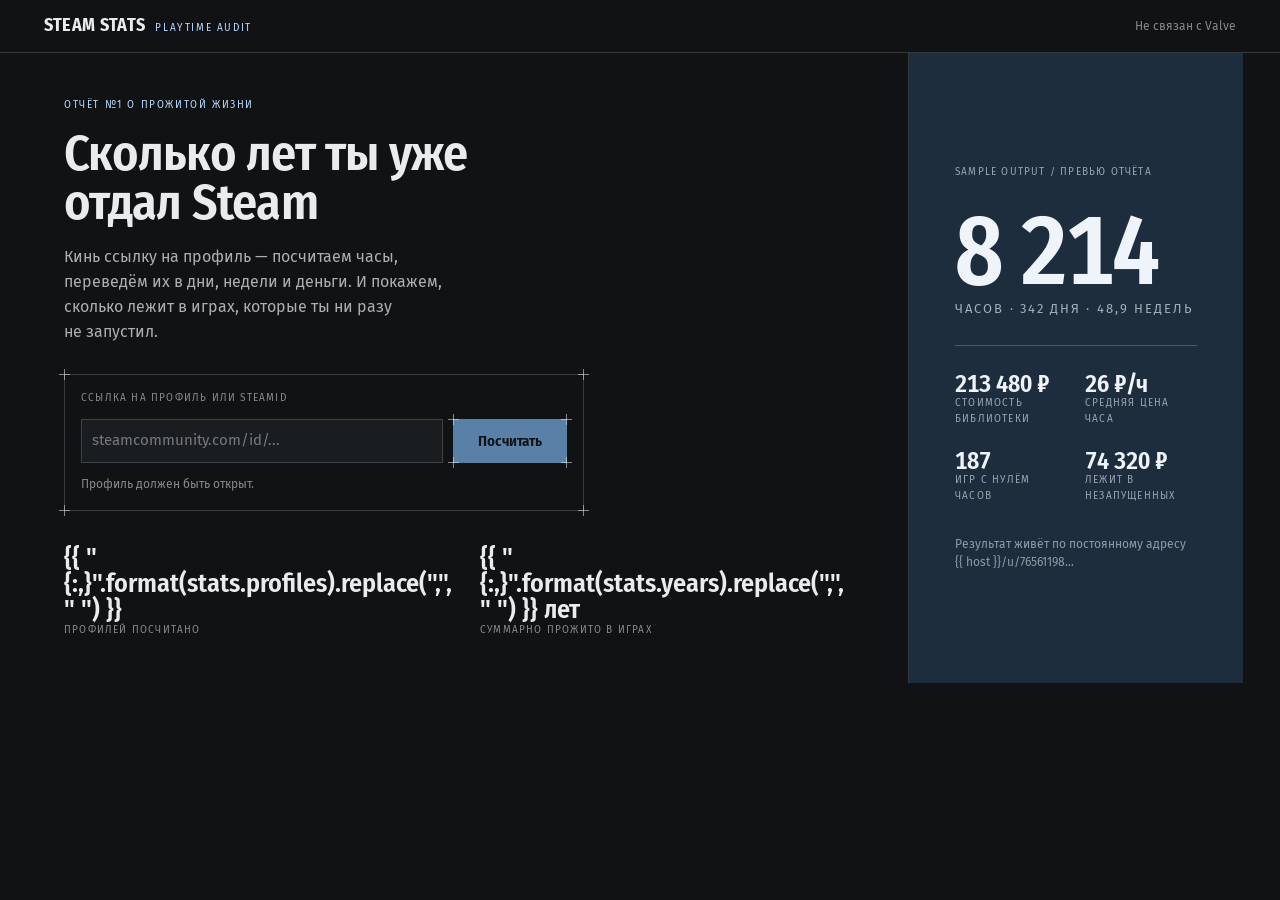
<file: index.html>
<!DOCTYPE html>
<html lang="ru">
<head>
<meta charset="utf-8">
<meta name="viewport" content="width=device-width, initial-scale=1">
<title>Steam Stats — сколько лет ты отдал Steam</title>
<meta name="description" content="Кинь ссылку на профиль Steam — посчитаем часы, переведём их в дни, недели и деньги.">
<meta property="og:title" content="Сколько лет ты уже отдал Steam">
<meta property="og:description" content="Часы, дни, деньги и игры, которые ты так и не запустил.">
<link rel="stylesheet" href="/static/styles.css">
</head>
<body>
<div class="shell">

  <div class="topbar">
    <div style="display:flex;align-items:baseline;gap:10px">
      <span class="brand">STEAM STATS</span>
      <span class="kicker">Playtime audit</span>
    </div>
    <span class="muted" style="font-size:12px">Не связан с Valve</span>
  </div>

  <!-- ── форма ── -->
  <div id="screen-form">
    <div class="hero">
      <div class="hero-left">
        <div class="kicker" style="margin-bottom:16px">Отчёт №1 о прожитой жизни</div>
        <h1>Сколько лет ты уже отдал Steam</h1>
        <p style="font-size:16px;max-width:46ch;margin:0 0 30px;color:color-mix(in srgb,var(--color-text) 72%,transparent);text-wrap:pretty">
          Кинь ссылку на профиль — посчитаем часы, переведём их в дни, недели и деньги.
          И покажем, сколько лежит в играх, которые ты ни разу не запустил.
        </p>

        <form class="blueprint lookup" id="form">
          <i class="corner tl"></i><i class="corner tr"></i><i class="corner bl"></i><i class="corner br"></i>
          <label class="label" for="q">Ссылка на профиль или SteamID</label>
          <div class="lookup-row">
            <input class="input" id="q" name="q" style="min-height:44px;font-size:15px"
                   placeholder="steamcommunity.com/id/..." autocomplete="off" required>
            <button class="btn btn-primary blueprint" style="min-height:44px;padding-inline:24px;white-space:nowrap;font-size:15px">
              <i class="corner tl"></i><i class="corner tr"></i><i class="corner bl"></i><i class="corner br"></i>
              Посчитать
            </button>
          </div>
          <div class="muted" style="font-size:12px">Профиль должен быть открыт.</div>
        </form>

        <div style="display:flex;gap:28px;margin-top:34px">
          <div>
            <div class="h-num" style="font-size:26px;line-height:1">{{ "{:,}".format(stats.profiles).replace(",", " ") }}</div>
            <div class="label">профилей посчитано</div>
          </div>
          <div>
            <div class="h-num" style="font-size:26px;line-height:1">{{ "{:,}".format(stats.years).replace(",", " ") }} лет</div>
            <div class="label">суммарно прожито в играх</div>
          </div>
        </div>
      </div>

      <div class="hero-right">
        <div class="label" style="color:rgba(238,244,250,.6)">Sample output / превью отчёта</div>
        <div>
          <div class="h-num" style="font-size:96px;line-height:.85;letter-spacing:-.02em">8 214</div>
          <div style="font-size:13px;letter-spacing:.16em;text-transform:uppercase;opacity:.65;margin-top:6px">часов · 342 дня · 48,9 недель</div>
          <div style="height:1px;background:rgba(242,242,243,.22);margin:26px 0"></div>
          <div class="stat-grid">
            <div><div class="h-num">213 480 ₽</div><div class="label" style="color:rgba(238,244,250,.6)">стоимость библиотеки</div></div>
            <div><div class="h-num">26 ₽/ч</div><div class="label" style="color:rgba(238,244,250,.6)">средняя цена часа</div></div>
            <div><div class="h-num">187</div><div class="label" style="color:rgba(238,244,250,.6)">игр с нулём часов</div></div>
            <div><div class="h-num">74 320 ₽</div><div class="label" style="color:rgba(238,244,250,.6)">лежит в незапущенных</div></div>
          </div>
        </div>
        <div style="font-size:12px;opacity:.55;line-height:1.5">Результат живёт по постоянному адресу<br>{{ host }}/u/76561198…</div>
      </div>
    </div>
  </div>

  <!-- ── загрузка ── -->
  <div id="screen-loading" class="hidden">
    <div class="panel">
      <div class="kicker">Собираем библиотеку</div>
      <div>
        <h2 style="font-size:34px;margin:0 0 6px" id="load-name">Профиль</h2>
        <div class="muted" style="font-size:13px" id="load-sub">считаем часы и цены</div>
      </div>
      <div class="blueprint progress">
        <i class="corner tl"></i><i class="corner tr"></i><i class="corner bl"></i><i class="corner br"></i>
        <span></span>
      </div>
      <div class="steps" id="steps">
        <div data-state="wait"><span>Профиль и дата регистрации</span><span>ожидает</span></div>
        <div data-state="wait"><span>Список игр и наигранное время</span><span>ожидает</span></div>
        <div data-state="wait"><span>Цены магазина, 6 регионов</span><span>ожидает</span></div>
        <div data-state="wait"><span>Считаем рубль за час</span><span>ожидает</span></div>
        <div data-state="wait"><span>Рисуем карточку для чата</span><span>ожидает</span></div>
      </div>
      <div class="muted" style="font-size:12px;border-top:1px solid var(--color-divider);padding-top:14px">
        Обычно занимает 10–20 секунд. Можно закрыть вкладку — отчёт останется по постоянной ссылке.
      </div>
    </div>
  </div>

  <!-- ── ошибка ── -->
  <div id="screen-error" class="hidden">
    <div class="panel">
      <div class="kicker" id="err-kicker">Ошибка</div>
      <h2 style="font-size:36px;margin:0;max-width:18ch;line-height:1.05" id="err-title">Что-то пошло не так</h2>
      <p class="muted" style="margin:0;font-size:14.5px;text-wrap:pretty" id="err-text"></p>

      <div class="blueprint hidden" id="err-steps" style="padding:16px 18px;display:flex;flex-direction:column;gap:9px">
        <i class="corner tl"></i><i class="corner tr"></i><i class="corner bl"></i><i class="corner br"></i>
        <div class="label">Что сделать</div>
        <div style="display:flex;gap:10px;font-size:13.5px"><span class="stepnum">01</span><span>Профиль → Редактировать → Настройки приватности</span></div>
        <div style="display:flex;gap:10px;font-size:13.5px"><span class="stepnum">02</span><span>«Мои данные об игре» → Открытый</span></div>
        <div style="display:flex;gap:10px;font-size:13.5px"><span class="stepnum">03</span><span>Вернись сюда и нажми «Повторить»</span></div>
      </div>

      <div style="display:flex;gap:10px">
        <button class="btn btn-primary blueprint" style="min-height:40px;padding-inline:20px" id="err-retry">
          <i class="corner tl"></i><i class="corner tr"></i><i class="corner bl"></i><i class="corner br"></i>Повторить
        </button>
        <button class="btn btn-secondary" style="min-height:40px" id="err-back">Другой профиль</button>
      </div>
    </div>
  </div>

</div>

<script>
const $ = s => document.querySelector(s);
const screens = ["form", "loading", "error"];
const show = n => screens.forEach(s => $("#screen-" + s).classList.toggle("hidden", s !== n));

const ERRORS = {
  private: {
    kicker: "Профиль закрыт",
    title: "Steam не показывает нам твои часы",
    text: "Хорошая новость: значит, никто и не узнает про те 3 часа в Cyberpunk. Плохая — посчитать тоже не выйдет, пока приватность закрыта.",
    steps: true,
  },
  not_found: { kicker: "Профиль не найден", title: "Такого профиля нет", text: "Проверь ссылку. Подойдёт адрес вида steamcommunity.com/id/ник или steamcommunity.com/profiles/765611…" },
  no_games:  { kicker: "Пусто", title: "В библиотеке нет игр", text: "Steam отдал профиль, но игр в нём не оказалось. Считать нечего." },
  upstream:  { kicker: "Steam не отвечает", title: "Steam сейчас недоступен", text: "Это бывает во время обновлений. Попробуй через минуту." },
};

let lastQuery = "";

async function lookup(q) {
  lastQuery = q;
  show("loading");
  $("#load-name").textContent = q.split("/").filter(Boolean).pop() || "Профиль";
  $("#load-sub").textContent = "считаем часы и цены";

  // Шаги — индикатор ожидания, а не реальный прогресс: запрос один.
  const steps = [...$("#steps").children];
  steps.forEach(s => { s.dataset.state = "wait"; s.lastElementChild.textContent = "ожидает"; });
  let i = 0;
  const tick = setInterval(() => {
    if (i >= steps.length) return;
    steps[i].dataset.state = "done";
    steps[i].lastElementChild.textContent = "готово";
    i++;
  }, 1400);

  try {
    const r = await fetch("/api/lookup?q=" + encodeURIComponent(q));
    const data = await r.json();
    clearInterval(tick);
    if (!r.ok) return fail(data?.detail?.code || "upstream");
    location.href = "/u/" + data.steamid64;
  } catch (e) {
    clearInterval(tick);
    fail("upstream");
  }
}

function fail(code) {
  const e = ERRORS[code] || ERRORS.upstream;
  $("#err-kicker").textContent = e.kicker;
  $("#err-title").textContent = e.title;
  $("#err-text").textContent = e.text;
  $("#err-steps").classList.toggle("hidden", !e.steps);
  show("error");
}

$("#form").addEventListener("submit", ev => {
  ev.preventDefault();
  const q = $("#q").value.trim();
  if (q) lookup(q);
});
$("#err-retry").addEventListener("click", () => lookup(lastQuery));
$("#err-back").addEventListener("click", () => { show("form"); $("#q").focus(); });
</script>
</body>
</html>
</file>
<file: static/styles.css>
/* Industry — токены дизайн-системы, тёмная тема.
   Barlow заменён на Fira: у Barlow нет кириллицы (только latin, latin-ext,
   vietnamese), заголовки молча падали на системный шрифт. */
@import url('https://fonts.googleapis.com/css2?family=Fira+Sans:wght@400;500&family=Fira+Sans+Condensed:wght@600;700&display=swap');

:root {
  --color-bg: #101214;
  --color-surface: #1a1d1f;
  --color-text: #e9ebed;
  --color-accent: #5980a6;
  --color-divider: rgba(233, 235, 237, .18);

  --color-accent-300: #b5d9fd;
  --color-accent-400: #94bce3;
  --color-accent-500: #749dc4;
  --color-accent-600: #597ea3;
  --color-accent-700: #416180;
  --color-accent-900: #1d2d3d;

  --font-heading: "Fira Sans Condensed", system-ui, sans-serif;
  --font-body: "Fira Sans", system-ui, sans-serif;
  --font-mono: ui-monospace, Menlo, Consolas, monospace;

  --space-2: 6.8px;  --space-3: 10.2px;  --space-4: 13.6px;
  --radius-md: 4px;
  --muted: color-mix(in srgb, var(--color-text) 55%, transparent);
  --muted-2: color-mix(in srgb, var(--color-text) 45%, transparent);
}

*, *::before, *::after { box-sizing: border-box; }
body {
  margin: 0; background: var(--color-bg); color: var(--color-text);
  font-family: var(--font-body); font-size: 15px; line-height: 1.55;
  -webkit-font-smoothing: antialiased;
}
h1, h2, h3 {
  font-family: var(--font-heading); font-weight: 600;
  line-height: 1.12; letter-spacing: -.015em; margin: 0 0 var(--space-2);
}
p { margin: 0 0 var(--space-3); }
a { color: var(--color-accent-400); text-underline-offset: 3px; }
a:hover { color: var(--color-accent-300); }
:focus { outline: none; }
:focus-visible { outline: 2px solid var(--color-accent); outline-offset: 2px; }
::selection { background: color-mix(in srgb, var(--color-accent) 30%, transparent); }

/* — блюпринт-рамка: объекты системы квадратные, с метками по углам — */
.blueprint { position: relative; border: 1px solid var(--color-divider); border-radius: 0; }
.blueprint > .corner {
  position: absolute; width: 11px; height: 11px;
  color: color-mix(in srgb, var(--color-text) 55%, transparent);
}
.blueprint > .corner::before, .blueprint > .corner::after { content: ""; position: absolute; background: currentColor; }
.blueprint > .corner::before { left: 5px; top: 0; width: 1px; height: 100%; }
.blueprint > .corner::after  { top: 5px; left: 0; width: 100%; height: 1px; }
.corner.tl { top: -6px; left: -6px; }  .corner.tr { top: -6px; right: -6px; }
.corner.bl { bottom: -6px; left: -6px; } .corner.br { bottom: -6px; right: -6px; }

/* — кнопки — */
.btn {
  display: inline-flex; align-items: center; justify-content: center; gap: 6px;
  cursor: pointer; text-decoration: none; font-family: var(--font-heading);
  font-weight: 600; font-size: 14px; line-height: 1.2; color: var(--color-text);
  background: transparent; border: 1px solid var(--color-divider);
  padding: var(--space-2) 12px; border-radius: 0;
}
.btn:disabled { opacity: .45; cursor: not-allowed; }
.btn-primary { background: var(--color-accent); border-color: var(--color-accent); color: #101214; }
.btn-primary:hover { background: var(--color-accent-400); }
.btn-primary:active { background: var(--color-accent-300); }
.btn-secondary:hover { background: color-mix(in srgb, var(--color-text) 7%, transparent); }
.btn-ghost { border-color: transparent; color: var(--color-accent-400); }
.btn-block { width: 100%; margin-top: var(--space-2); }

/* — поля — */
.input {
  width: 100%; min-height: 36px; padding: 6px 10px; font: inherit; font-size: 14px;
  color: var(--color-text); caret-color: var(--color-accent);
  background: var(--color-surface); border: 1px solid var(--color-divider); border-radius: 0;
}
.input::placeholder { color: var(--muted-2); }
.input:hover { border-color: color-mix(in srgb, var(--color-text) 45%, transparent); }
.input:focus-visible { border-color: var(--color-accent); outline-offset: 0; }

.seg { display: inline-flex; border: 1px solid var(--color-divider); }
.seg-opt { display: inline-flex; align-items: center; padding: 7px 12px; font-size: 13px; cursor: pointer; }
.seg-opt + .seg-opt { border-left: 1px solid var(--color-divider); }
.seg-opt input { position: absolute; opacity: 0; width: 0; height: 0; }
.seg-opt:has(input:checked) { background: var(--color-accent); color: #101214; }
.seg-opt:not(:has(input:checked)):hover { background: color-mix(in srgb, var(--color-text) 7%, transparent); }

/* — таблицы и теги — */
.table { width: 100%; border-collapse: collapse; font-size: 14px; }
.table th {
  text-align: left; font-size: 11px; letter-spacing: .08em; text-transform: uppercase;
  color: color-mix(in srgb, var(--color-text) 60%, transparent);
  padding: var(--space-2); border-bottom: 1px solid var(--color-divider);
}
.table td { padding: var(--space-2); border-bottom: 1px solid color-mix(in srgb, var(--color-text) 8%, transparent); }
/* .table th перебивает .num по специфичности, поэтому заголовки числовых
   колонок надо выравнивать явно - иначе подпись слева, значение справа. */
.table th.num { text-align: right; }
/* Первая колонка забирает остаток ширины, числовые прижимаются вправо
   и не расползаются по всему экрану. */
.table th.num, .table td.num { width: 1%; min-width: 150px; white-space: nowrap; }
.table th:first-child, .table td:first-child { width: auto; }
.table tbody tr:hover { background: color-mix(in srgb, var(--color-text) 4%, transparent); }
.num { text-align: right; font-variant-numeric: tabular-nums; }
.tag { display: inline-flex; font-size: 11px; padding: 3px 10px; }
.tag-accent { background: color-mix(in srgb, var(--color-accent) 22%, transparent); color: var(--color-accent-300); }
.tag-neutral { background: color-mix(in srgb, var(--color-text) 10%, transparent); color: var(--muted); }
.tag-outline { border: 1px solid var(--color-accent); color: var(--color-accent-300); }

/* — служебное — */
.kicker { font-size: 10px; letter-spacing: .16em; text-transform: uppercase; color: var(--color-accent-300); }
.label { font-size: 10px; letter-spacing: .12em; text-transform: uppercase; color: var(--muted); }
.muted { color: var(--muted); }
.h-num { font-family: var(--font-heading); font-weight: 600; font-variant-numeric: tabular-nums; }
.shell {
  /* Во всю ширину окна: на 2К колонка по центру смотрелась потерянной.
     Длину строк держат max-width в ch у самих текстовых блоков. */
  width: 100%; min-height: 100vh;
}
/* Главная: первый экран занимает высоту окна целиком, иначе на большом
   мониторе под ним висит полтора экрана пустоты. */
.shell-home { display: flex; flex-direction: column; }
.shell-home #screen-form { flex: 1; display: flex; }
.shell-home .hero { flex: 1; }
.hidden { display: none !important; }

.tg-link {
  display: inline-flex; align-items: center; gap: 7px;
  height: 36px; padding: 0 14px; border-radius: 3px;
  font-family: var(--font-heading); font-weight: 600; font-size: 14px;
  letter-spacing: .01em; text-decoration: none; white-space: nowrap;
  color: var(--color-accent-300);
  background: color-mix(in srgb, var(--color-accent) 14%, transparent);
  border: 1px solid color-mix(in srgb, var(--color-accent) 45%, transparent);
  transition: background .15s, border-color .15s, color .15s;
}
.tg-link:hover {
  color: #eef4fa;
  background: color-mix(in srgb, var(--color-accent) 30%, transparent);
  border-color: var(--color-accent);
}
.tg-link:active { background: color-mix(in srgb, var(--color-accent) 42%, transparent); }
.tg-link svg { flex: none; opacity: .9; }

/* — шапка — */
.topbar {
  display: flex; align-items: center; justify-content: space-between; gap: 16px;
  padding: 12px clamp(16px, 3.4vw, 72px); border-bottom: 1px solid var(--color-divider);
}
.brand-mark { width: 30px; height: 30px; border-radius: 50%; display: block; flex: none; }
.topbar-actions { display: flex; align-items: center; gap: 10px; }
.brand { font-family: var(--font-heading); font-weight: 700; font-size: 18px; letter-spacing: .02em; }

/* — главная — */
.hero { display: grid; grid-template-columns: 1.1fr .9fr; min-height: 540px; width: 100%; }
.hero-left { padding: clamp(36px, 5vh, 80px) clamp(28px, 5vw, 130px); display: flex; flex-direction: column; justify-content: center; border-right: 1px solid var(--color-divider); }
.hero-left h1 { font-size: clamp(46px, 3.9vw, 92px); line-height: .98; margin: 0 0 18px; max-width: 15ch; }
.hero-right { background: var(--color-accent-900); color: #eef4fa; padding: clamp(30px, 4vh, 64px) clamp(26px, 3.6vw, 96px); display: flex; flex-direction: column; justify-content: center; gap: clamp(24px, 3.4vh, 44px); }
.lookup { padding: 16px; display: flex; flex-direction: column; gap: 12px; max-width: 520px; }
.lookup-row { display: flex; gap: 10px; }
.stat-grid { display: grid; grid-template-columns: 1fr 1fr; gap: 22px 18px; }
.stat-grid .h-num { font-size: clamp(24px, 1.9vw, 34px); line-height: 1; }

/* — результат — */
.result-hero { background: var(--color-accent-900); color: #eef4fa; padding: 40px clamp(24px, 3.4vw, 72px) 36px; }
.result-hero-top { display: flex; align-items: flex-start; justify-content: space-between; gap: 40px; flex-wrap: wrap; }
.big { font-family: var(--font-heading); font-weight: 600; font-size: 120px; line-height: .82; letter-spacing: -.02em; font-variant-numeric: tabular-nums; }
.avatar { width: 52px; height: 52px; background: rgba(242,242,243,.12); border-color: rgba(242,242,243,.3); object-fit: cover; }
.four { display: grid; grid-template-columns: repeat(4, 1fr); border-bottom: 1px solid var(--color-divider); }
.four > div { padding: 22px clamp(20px, 2.2vw, 44px); border-right: 1px solid var(--color-divider); }
.four > div:last-child { border-right: none; }
.four .h-num { font-size: 38px; line-height: 1.15; }
.split { display: grid; grid-template-columns: 1.25fr 1fr; border-bottom: 1px solid var(--color-divider); }
.split > div { padding: 30px clamp(24px, 2.6vw, 56px); }
.split > div:first-child { border-right: 1px solid var(--color-divider); }
.section { padding: 30px clamp(24px, 3.4vw, 72px); border-bottom: 1px solid var(--color-divider); }
.section-head { display: flex; align-items: baseline; justify-content: space-between; gap: 16px; margin-bottom: 20px; }
.section-head h3 { font-size: 22px; margin: 0; }

.rank { display: grid; grid-template-columns: 26px 1fr 92px 56px; align-items: center; gap: 14px; }
.rank + .rank { margin-top: 16px; }
.bar { height: 9px; background: color-mix(in srgb, var(--color-text) 8%, transparent); }
.bar > span { display: block; height: 100%; background: var(--color-accent); }
.cards3 { display: grid; grid-template-columns: repeat(3, 1fr); gap: 20px; margin-bottom: 26px; }
.cards3 > div { padding: 18px; }
.cards3 .h-num { font-size: 40px; line-height: 1.1; }
.years { display: grid; gap: 5px; align-items: end; height: 180px; }
.years > div { background: var(--color-accent-500); min-height: 2px; }
.years > div.peak { background: var(--color-accent); }
.grave { display: grid; grid-template-columns: repeat(auto-fill, minmax(116px, 1fr)); gap: 12px; }
.grave a { aspect-ratio: 3/4; background: var(--color-accent-700); display: block; position: relative; overflow: hidden; }
.grave img { width: 100%; height: 100%; object-fit: cover; filter: grayscale(1) contrast(1.05); opacity: .75; }
.grave a:hover img { filter: none; opacity: 1; }
/* Подложка под обложкой: если картинки нет ни в одном формате, img
   удаляется через onerror и остаётся читаемое название. */
.grave-fallback {
  position: absolute; inset: 0; display: flex; align-items: center; justify-content: center;
  padding: 10px; text-align: center; font-size: 13px; line-height: 1.25;
  color: color-mix(in srgb, var(--color-text) 70%, transparent);
  background: var(--color-accent-900); overflow: hidden;
}
.grave img { position: relative; z-index: 1; }
/* Запасная капсула из API широкая (231x87), в вертикальную плитку её
   нельзя обрезать по covery - показываем целиком на подложке. */
.grave img.wide { object-fit: contain; background: var(--color-accent-900); }

/* Своя подсказка вместо нативного title: тот всплывает через секунду
   и рисуется системой, мимо всей типографики. */
.grave-tip {
  position: absolute; inset: auto 0 0 0; z-index: 2;
  display: flex; flex-direction: column; gap: 3px;
  padding: 26px 8px 8px; font-size: 11.5px; line-height: 1.25; color: #fff;
  background: linear-gradient(to top, rgba(9,12,15,.96) 55%, transparent);
  opacity: 0; transform: translateY(4px); pointer-events: none;
  transition: opacity .12s ease, transform .12s ease;
}
.grave-tip b { font-weight: 500; }
.grave-tip i {
  font-style: normal; font-family: var(--font-heading); font-weight: 600;
  font-size: 13px; color: var(--color-accent-300);
}
.grave a:hover .grave-tip, .grave a:focus-visible .grave-tip {
  opacity: 1; transform: none;
}
.grave a:focus-visible { outline: 2px solid var(--color-accent); outline-offset: 2px; }
.footer2 { display: grid; grid-template-columns: 1fr 1fr; }
.footer2 > div { padding: 30px clamp(24px, 3.4vw, 72px); }
.footer2 > div:first-child { border-right: 1px solid var(--color-divider); }

/* — загрузка и ошибка — */
.panel { max-width: 520px; margin: 0 auto; min-height: calc(100vh - 60px); justify-content: center; padding: 44px 36px; display: flex; flex-direction: column; gap: 22px; }
.progress { height: 6px; overflow: hidden; position: relative; background: color-mix(in srgb, var(--color-text) 8%, transparent); }
.progress > span { position: absolute; inset: 0; width: 34%; background: var(--color-accent); animation: scan 1.6s ease-in-out infinite; }
@keyframes scan { 0% { transform: translateX(-100%) } 100% { transform: translateX(300%) } }
.steps { display: flex; flex-direction: column; gap: 11px; font-size: 13.5px; }
.steps > div { display: flex; justify-content: space-between; }
.steps > div[data-state="wait"] { opacity: .4; }
.steps > div[data-state="done"] span:last-child { color: var(--color-accent-300); }
.stepnum { font-family: var(--font-heading); color: var(--color-accent); min-width: 16px; }

@media (prefers-reduced-motion: reduce) {
  .progress > span { animation: none; width: 100% }
  * { transition: none !important }
}

.hide-sm { display: revert }
/* Ничто не должно выпирать за вьюпорт: иначе на телефоне страница
   уезжает вбок и все секции становятся уже экрана. */
html, body { max-width: 100%; overflow-x: hidden; }
/* Элементы grid и flex по умолчанию не сжимаются меньше содержимого,
   из-за чего длинный url и поле ввода в подвале распирали страницу. */
.four > div, .split > div, .footer2 > div, .section { min-width: 0; }
.footer2 form, .footer2 .input, .blueprint > #permalink { min-width: 0; }
#permalink { overflow-wrap: anywhere; }

@media (max-width: 900px) {
  .hide-sm { display: none !important }
  .topbar { flex-wrap: wrap; row-gap: 10px }
  /* Сетка, а не флекс: флекс-элементы предпочитают сжиматься, а не
     переноситься, и кнопки вылезали за экран. */
  .topbar-actions { width: 100%; display: grid; grid-template-columns: repeat(3, 1fr); gap: 8px }
  /* Переключатель наверх отдельной строкой, три кнопки под ним поровну */
  .topbar-actions > .seg { order: -1; grid-column: 1 / -1; width: 100% }
  .topbar-actions .btn, .topbar-actions .tg-link {
    min-width: 0; padding: 7px 8px; font-size: 12.5px; text-align: center;
  }
  .topbar-actions .tg-link { height: auto; min-height: 34px; justify-content: center }
  .seg-opt { flex: 1; justify-content: center; padding: 7px 4px; font-size: 12px }
  /* «часов» должно оставаться на строке с числом */
  .result-hero-top .big { font-size: 68px }
  .result-hero-top .big + div { font-size: 24px !important; line-height: 1.9 !important }
  .brand { font-size: 16px }
  .brand-mark { width: 26px; height: 26px }
  .table th, .table td { padding: 6px 4px }
  .result-hero-top > div:last-child { width: 100% }
  .shell { border: none }
  .hero, .split, .four, .footer2 { grid-template-columns: 1fr }
  .hero-left { padding: 32px 18px; border-right: none }
  .hero-left h1 { font-size: 40px }
  .hero-right { padding: 28px 18px }
  .result-hero { padding: 24px 18px 22px }
  .big { font-size: 76px }
  .four { grid-template-columns: 1fr 1fr }
  .four > div:nth-child(2n) { border-right: none }
  .four > div { border-bottom: 1px solid var(--color-divider) }
  .four .h-num { font-size: 30px }
  .split > div, .section, .footer2 > div { padding: 20px 18px; border-right: none }
  .cards3 { grid-template-columns: 1fr }
  .topbar { padding: 11px 16px }
  .rank { grid-template-columns: 20px 1fr 66px 40px; gap: 8px }
  .rank > span { white-space: nowrap }
  .section-head { flex-wrap: wrap; row-gap: 4px }
  .table { font-size: 13px }
  /* min-width числовых колонок нужен на широком экране, на телефоне
     он раздувает таблицу за вьюпорт и ломает всю сетку страницы. */
  .table th.num, .table td.num { min-width: 0 }
  .split > div:first-child { border-right: none }
  .grave { grid-template-columns: repeat(auto-fill, minmax(88px, 1fr)); gap: 8px }
  .grave-fallback { font-size: 11px; padding: 6px }
}
</file>
